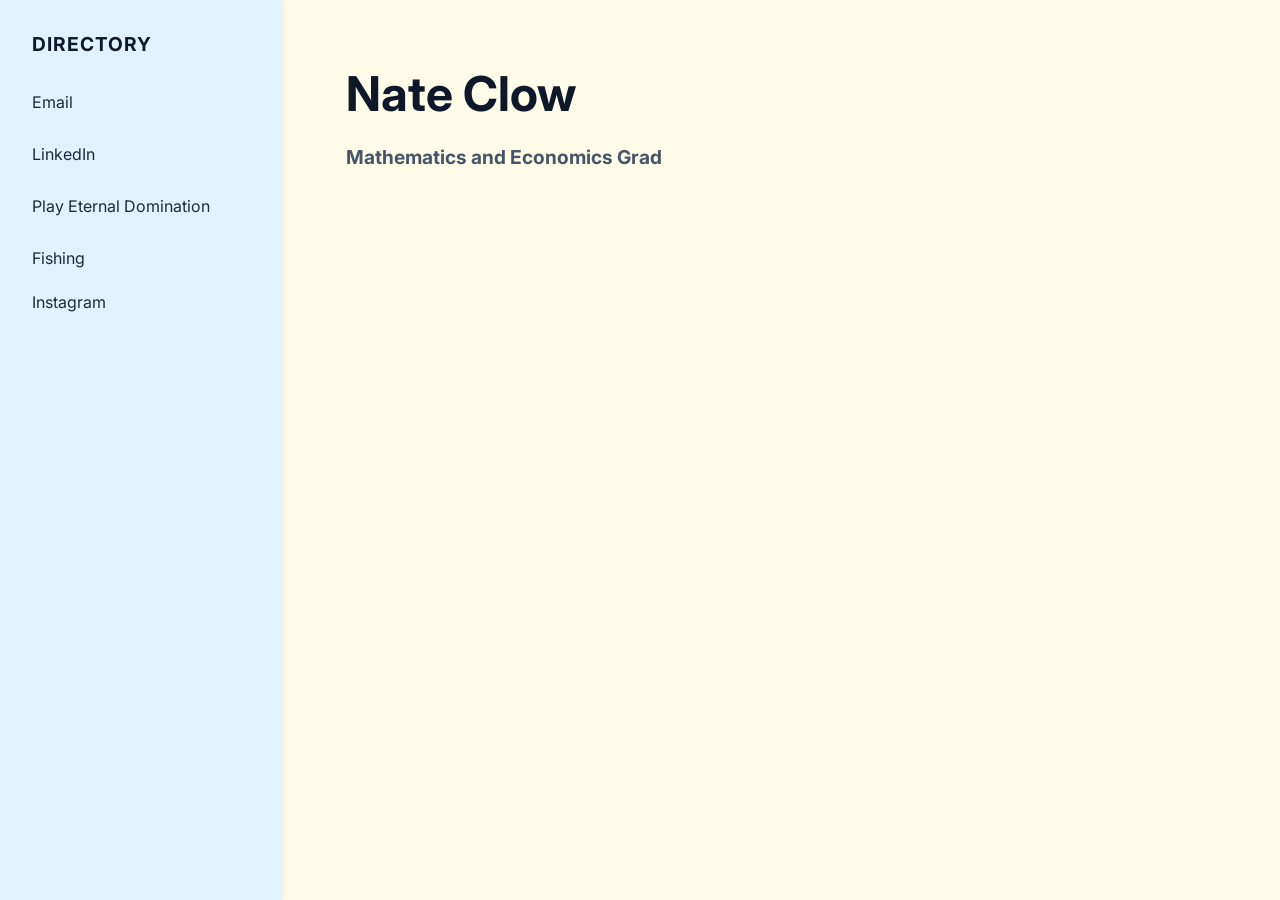
<file: index.html>
<!DOCTYPE html>
<html lang="en">
<head>
  <link rel="icon" type="image/x-icon" href="pocket.ico">
  <meta charset="UTF-8" />
  <meta name="viewport" content="width=device-width, initial-scale=1.0" />
  <title>Nate Clow</title>
  <link href="https://fonts.googleapis.com/css2?family=Inter:wght@400;600;700&display=swap" rel="stylesheet">
  <style>
    body {
      margin: 0;
      padding: 0;
      font-family: 'Inter', sans-serif;
      display: flex;
      height: 100vh;
      background-color: #fefce8;
      color: #333;
    }

    aside {
      width: 250px;
      background-color: #e0f2fe; 
      padding: 2rem 1rem;
      box-shadow: 2px 0 5px rgba(0,0,0,0.05);
      display: flex;
      flex-direction: column;
    }

    aside h2 {
      font-size: 1.2rem;
      text-transform: uppercase;
      letter-spacing: 1px;
      margin-top: 0;
      margin-bottom: 1.5rem;
      color: #0f172a;
      padding-left: 1rem;
    }

    aside ul {
      list-style: none;
      padding: 0;
      margin: 0;
    }

    aside li {
      margin-bottom: 0.5rem;
    }

    aside a {
      display: block;
      padding: 0.75rem 1rem;
      color: #1e293b;
      text-decoration: none;
      border-radius: 8px;
      transition: background-color 0.2s, color 0.2s;
    }

    aside a:hover {
      background-color: #bae6fd; 
      color: #0c4a6e;
    }

  
    main {
      flex: 1;
      padding: 4rem;
      overflow-y: auto;
    }

    main h1 {
      font-size: 3rem;
      margin-top: 0;
      margin-bottom: 0.5rem;
      color: #0f172a;
    }

    main p {
      font-size: 1.2rem;
      line-height: 1.6;
      max-width: 800px;
      color: #475569;
    }
  </style>
</head>
<body>

<aside>
  <h2>Directory</h2>
  <ul>
    <li><a href="mailto:nateclow@hotmail.com">Email</a></li>
    <li><a href="https://www.linkedin.com/in/nate-clow-a86739290">LinkedIn</a></li>
    <li><a href="game.html">Play Eternal Domination</a></li>
    <a href="fishing.html">Fishing</a>
    <li><a href="https://instagram.com/nateclow" target="_blank" rel="noopener noreferrer">Instagram</a></li>
     </ul>
</aside>

      
    </ul>
  </aside>

  <main>
    <h1>Nate Clow</h1>
    <p><strong>Mathematics and Economics Grad </strong></p>
    <p>
  </main>

</body>
</html>
</file>
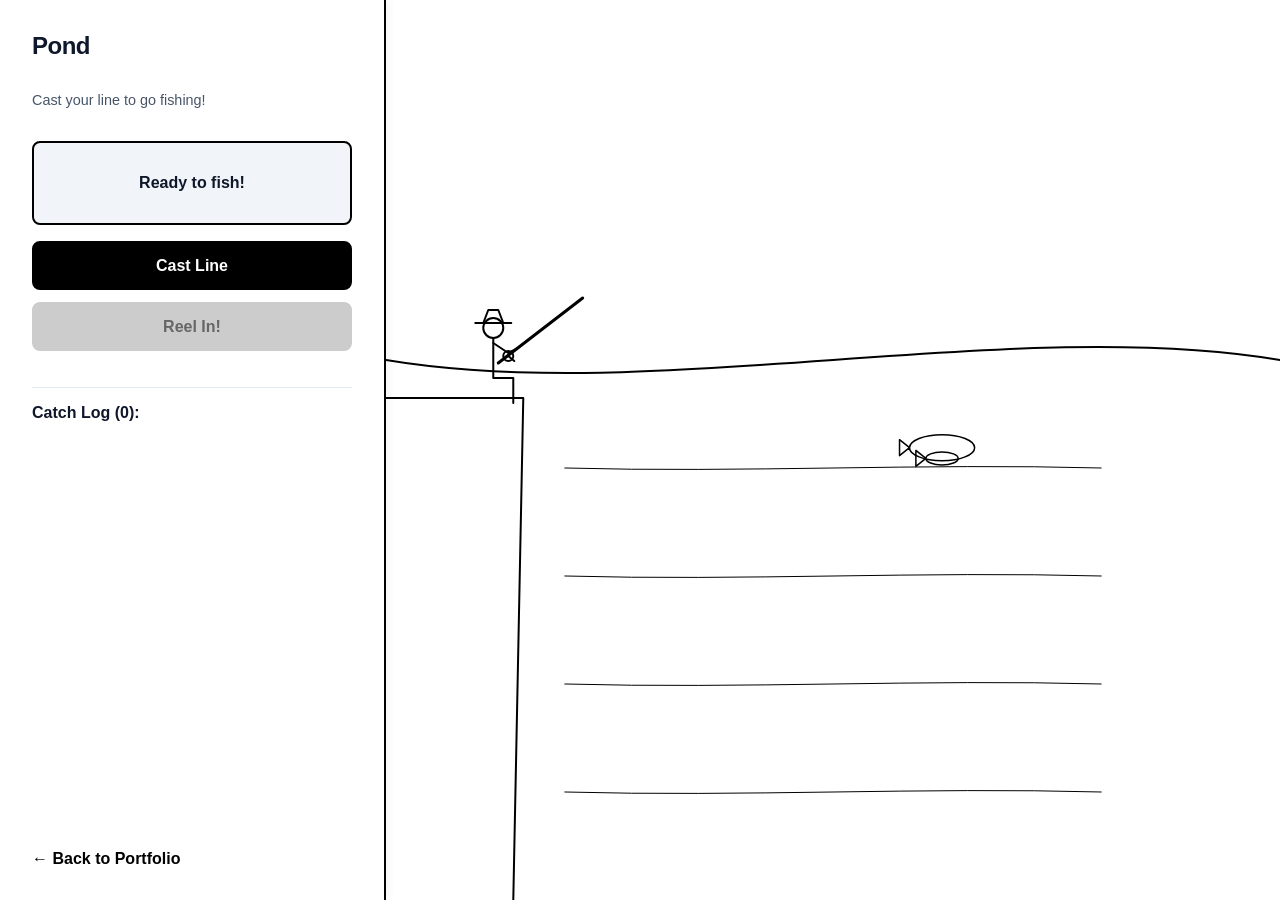
<file: fishing.html>
<!DOCTYPE html>
<html lang="en">
<head>
    <meta charset="UTF-8">
    <meta name="viewport" content="width=device-width, initial-scale=1.0">
    <title>Pond</title>

    <style>
        body {
            margin: 0;
            font-family: 'Inter', sans-serif;
            background-color: #f8f9fa;
            color: #0f172a;
            display: flex;
            height: 100vh;
            overflow: hidden;
        }
        #sidebar {
            width: 320px;
            background-color: #ffffff;
            padding: 2rem;
            box-shadow: 2px 0 10px rgba(0,0,0,0.05);
            z-index: 10;
            display: flex;
            flex-direction: column;
            border-right: 2px solid #000;
        }
        #game-container {
            flex: 1;
            height: 100%;
            background-color: #ffffff;
            position: relative;
        }
        canvas {
            display: block;
            width: 100%;
            height: 100%;
            cursor: pointer;
        }
        h1 { font-size: 1.5rem; margin-top: 0; font-weight: 600; letter-spacing: -0.5px; }
        p { font-size: 0.9rem; color: #475569; line-height: 1.4; }
        .control-group { margin-top: 1rem; }
        
        button {
            display: block;
            width: 100%;
            padding: 0.85rem;
            margin-bottom: 0.75rem;
            background-color: #000000;
            color: #ffffff;
            border: 2px solid #000000;
            border-radius: 8px;
            cursor: pointer;
            font-weight: 600;
            font-size: 1rem;
            transition: all 0.15s ease;
        }
        button:hover { 
            background-color: #ffffff; 
            color: #000000; 
        }
        button:disabled {
            background-color: #cccccc;
            border-color: #cccccc;
            cursor: not-allowed;
            color: #666666;
        }
        #status {
            margin-top: 1rem;
            padding: 1rem;
            background-color: #f1f5f9;
            border: 2px solid #000;
            border-radius: 8px;
            font-weight: 600;
            text-align: center;
            min-height: 48px;
            display: flex;
            align-items: center;
            justify-content: center;
        }
        #inventory-container {
            margin-top: 1.5rem;
            flex: 1;
            overflow-y: auto;
            border-top: 1px solid #e2e8f0;
            padding-top: 1rem;
        }
        .fish-item {
            font-size: 0.85rem;
            padding: 0.5rem 0;
            border-bottom: 1px dashed #cbd5e1;
            display: flex;
            justify-content: space-between;
        }
        .rarity-Common { color: #475569; }
        .rarity-Rare { font-weight: 600; color: #000; }
        .rarity-Legendary { font-weight: 600; text-decoration: underline; color: #000; }
        
        a.back-link {
            display: inline-block;
            margin-top: 1.5rem;
            color: #000;
            text-decoration: none;
            font-weight: 600;
        }
        a.back-link:hover { text-decoration: underline; }
    </style>
</head>
<body>
    <div id="sidebar">
        <h1>Pond</h1>
        <p>Cast your line to go fishing!</p>
        
        <div id="status">Ready to fish!</div>
        
        <div class="control-group">
            <button id="btn-cast">Cast Line</button>
            <button id="btn-reel" disabled>Reel In!</button>
        </div>

        <div id="inventory-container">
            <strong>Catch Log (<span id="catch-count">0</span>):</strong>
            <div id="inventory-list"></div>
        </div>

        <a href="index.html" class="back-link">← Back to Portfolio</a>
    </div>
    
    <div id="game-container">
        <canvas id="pondCanvas"></canvas>
    </div>

    <script src="fishing.js"></script>
</body>
</html>
</file>
